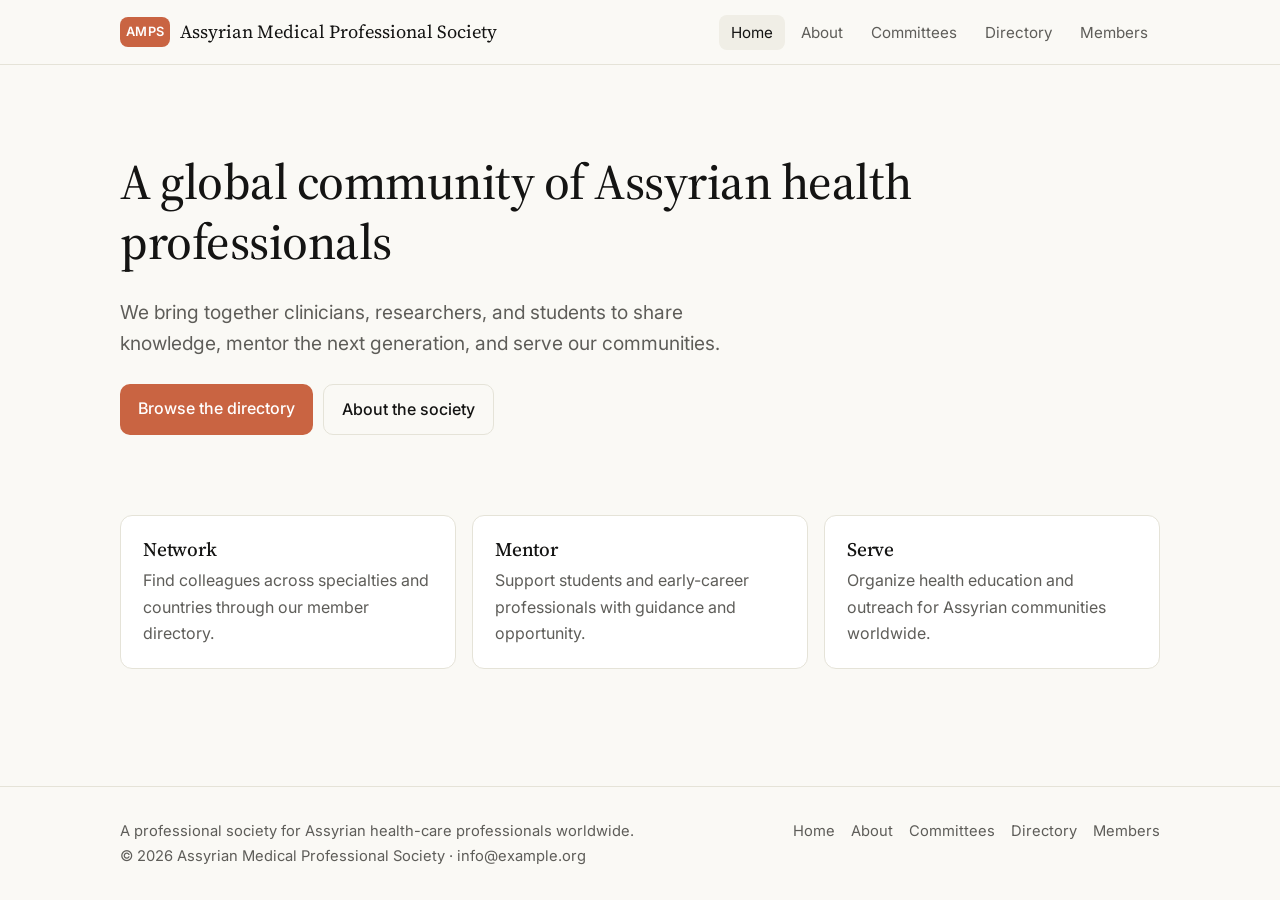
<file: index.html>
<!doctype html>
<html lang="en">
<head>
<meta charset="utf-8">
<meta name="viewport" content="width=device-width, initial-scale=1">
<title>Assyrian Medical Professional Society</title>
<meta name="description" content="Connecting Assyrian physicians, nurses, pharmacists, dentists, and health professionals around the world.">
<link rel="preconnect" href="https://fonts.googleapis.com">
<link rel="preconnect" href="https://fonts.gstatic.com" crossorigin>
<link href="https://fonts.googleapis.com/css2?family=Inter:wght@400;500;600&family=Source+Serif+4:opsz,wght@8..60,400;8..60,500&display=swap" rel="stylesheet">
<link rel="stylesheet" href="assets/style.css">
</head>
<body>
<header class="nav">
  <div class="container">
    <a class="brand" href="index.html"><span class="brand-mark">AMPS</span><span>Assyrian Medical Professional Society</span></a>
    <button class="nav-toggle" aria-expanded="false" aria-label="Menu">Menu</button>
    <ul class="nav-links"><li><a href="index.html" aria-current="page">Home</a></li><li><a href="about.html">About</a></li><li><a href="committees.html">Committees</a></li><li><a href="directory.html">Directory</a></li><li><a href="members.html">Members</a></li></ul>
  </div>
</header>
<main>
<section class="hero"><div class="container">
  <h1>A global community of Assyrian health professionals</h1>
  <p>We bring together clinicians, researchers, and students to share knowledge, mentor the next generation, and serve our communities.</p>
  <div class="actions"><a class="btn" href="directory.html">Browse the directory</a><a class="btn btn-ghost" href="about.html">About the society</a></div>
</div></section>
<section class="section"><div class="container"><div class="grid">
<div class="card"><h3>Network</h3><p>Find colleagues across specialties and countries through our member directory.</p></div>
<div class="card"><h3>Mentor</h3><p>Support students and early-career professionals with guidance and opportunity.</p></div>
<div class="card"><h3>Serve</h3><p>Organize health education and outreach for Assyrian communities worldwide.</p></div>
</div></div></section>
</main>
<footer class="footer">
  <div class="container">
    <div>
      <div>A professional society for Assyrian health-care professionals worldwide.</div>
      <div>© 2026 Assyrian Medical Professional Society · <a href="mailto:info@example.org">info@example.org</a></div>
    </div>
    <nav><a href="index.html">Home</a><a href="about.html">About</a><a href="committees.html">Committees</a><a href="directory.html">Directory</a><a href="members.html">Members</a></nav>
  </div>
</footer>
<script src="assets/site.js"></script>

</body>
</html>
</file>
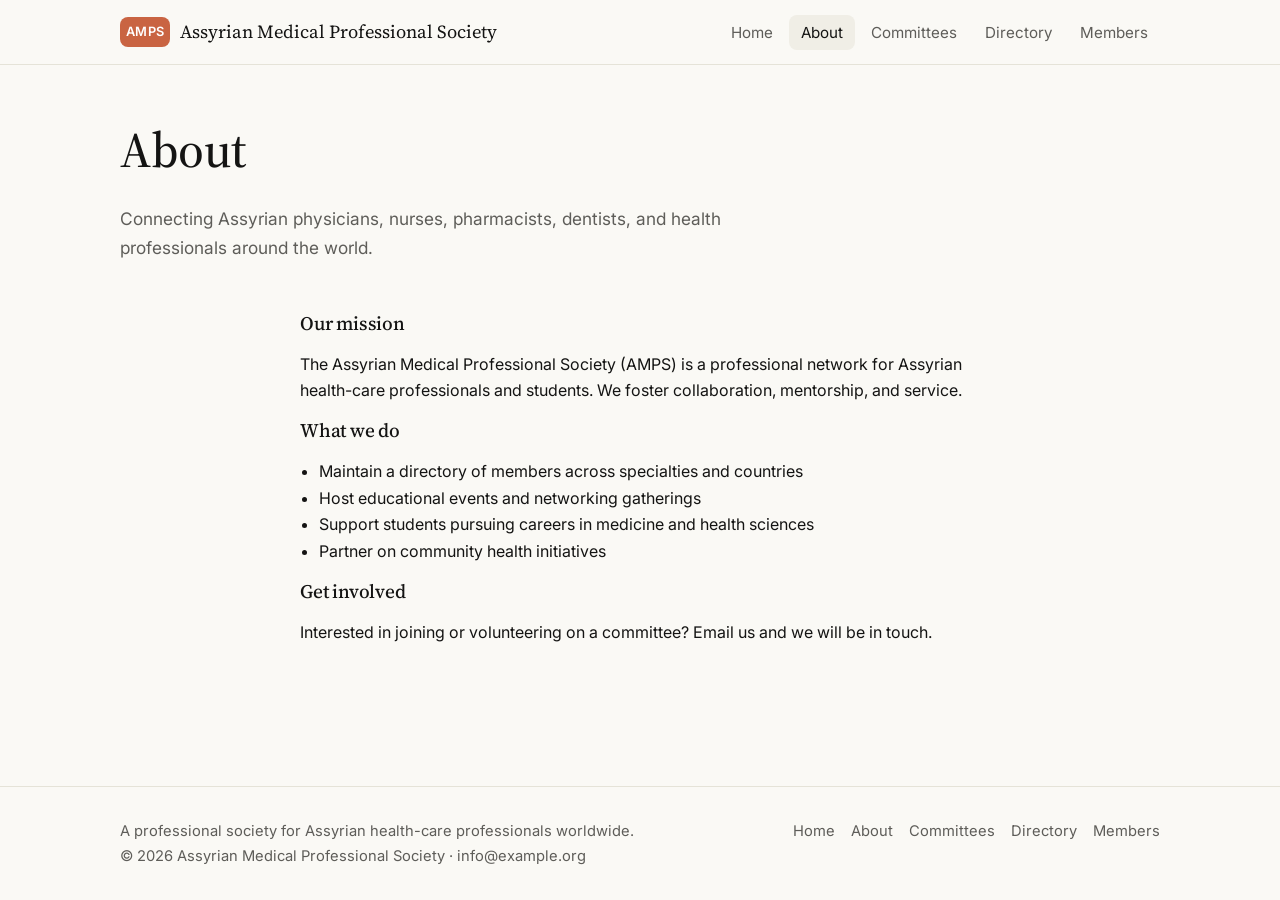
<file: about.html>
<!doctype html>
<html lang="en">
<head>
<meta charset="utf-8">
<meta name="viewport" content="width=device-width, initial-scale=1">
<title>About · Assyrian Medical Professional Society</title>
<meta name="description" content="Connecting Assyrian physicians, nurses, pharmacists, dentists, and health professionals around the world.">
<link rel="preconnect" href="https://fonts.googleapis.com">
<link rel="preconnect" href="https://fonts.gstatic.com" crossorigin>
<link href="https://fonts.googleapis.com/css2?family=Inter:wght@400;500;600&family=Source+Serif+4:opsz,wght@8..60,400;8..60,500&display=swap" rel="stylesheet">
<link rel="stylesheet" href="assets/style.css">
</head>
<body>
<header class="nav">
  <div class="container">
    <a class="brand" href="index.html"><span class="brand-mark">AMPS</span><span>Assyrian Medical Professional Society</span></a>
    <button class="nav-toggle" aria-expanded="false" aria-label="Menu">Menu</button>
    <ul class="nav-links"><li><a href="index.html">Home</a></li><li><a href="about.html" aria-current="page">About</a></li><li><a href="committees.html">Committees</a></li><li><a href="directory.html">Directory</a></li><li><a href="members.html">Members</a></li></ul>
  </div>
</header>
<main>
<section class="page-head"><div class="container"><h1>About</h1><p>Connecting Assyrian physicians, nurses, pharmacists, dentists, and health professionals around the world.</p></div></section>
<section class="section"><div class="container prose"><h3>Our mission</h3>
<p>The Assyrian Medical Professional Society (AMPS) is a professional network for Assyrian health-care professionals and students. We foster collaboration, mentorship, and service.</p>
<h3>What we do</h3>
<ul><li>Maintain a directory of members across specialties and countries</li><li>Host educational events and networking gatherings</li><li>Support students pursuing careers in medicine and health sciences</li><li>Partner on community health initiatives</li></ul>
<h3>Get involved</h3>
<p>Interested in joining or volunteering on a committee? Email us and we will be in touch.</p></div></section>
</main>
<footer class="footer">
  <div class="container">
    <div>
      <div>A professional society for Assyrian health-care professionals worldwide.</div>
      <div>© 2026 Assyrian Medical Professional Society · <a href="mailto:info@example.org">info@example.org</a></div>
    </div>
    <nav><a href="index.html">Home</a><a href="about.html">About</a><a href="committees.html">Committees</a><a href="directory.html">Directory</a><a href="members.html">Members</a></nav>
  </div>
</footer>
<script src="assets/site.js"></script>

</body>
</html>
</file>
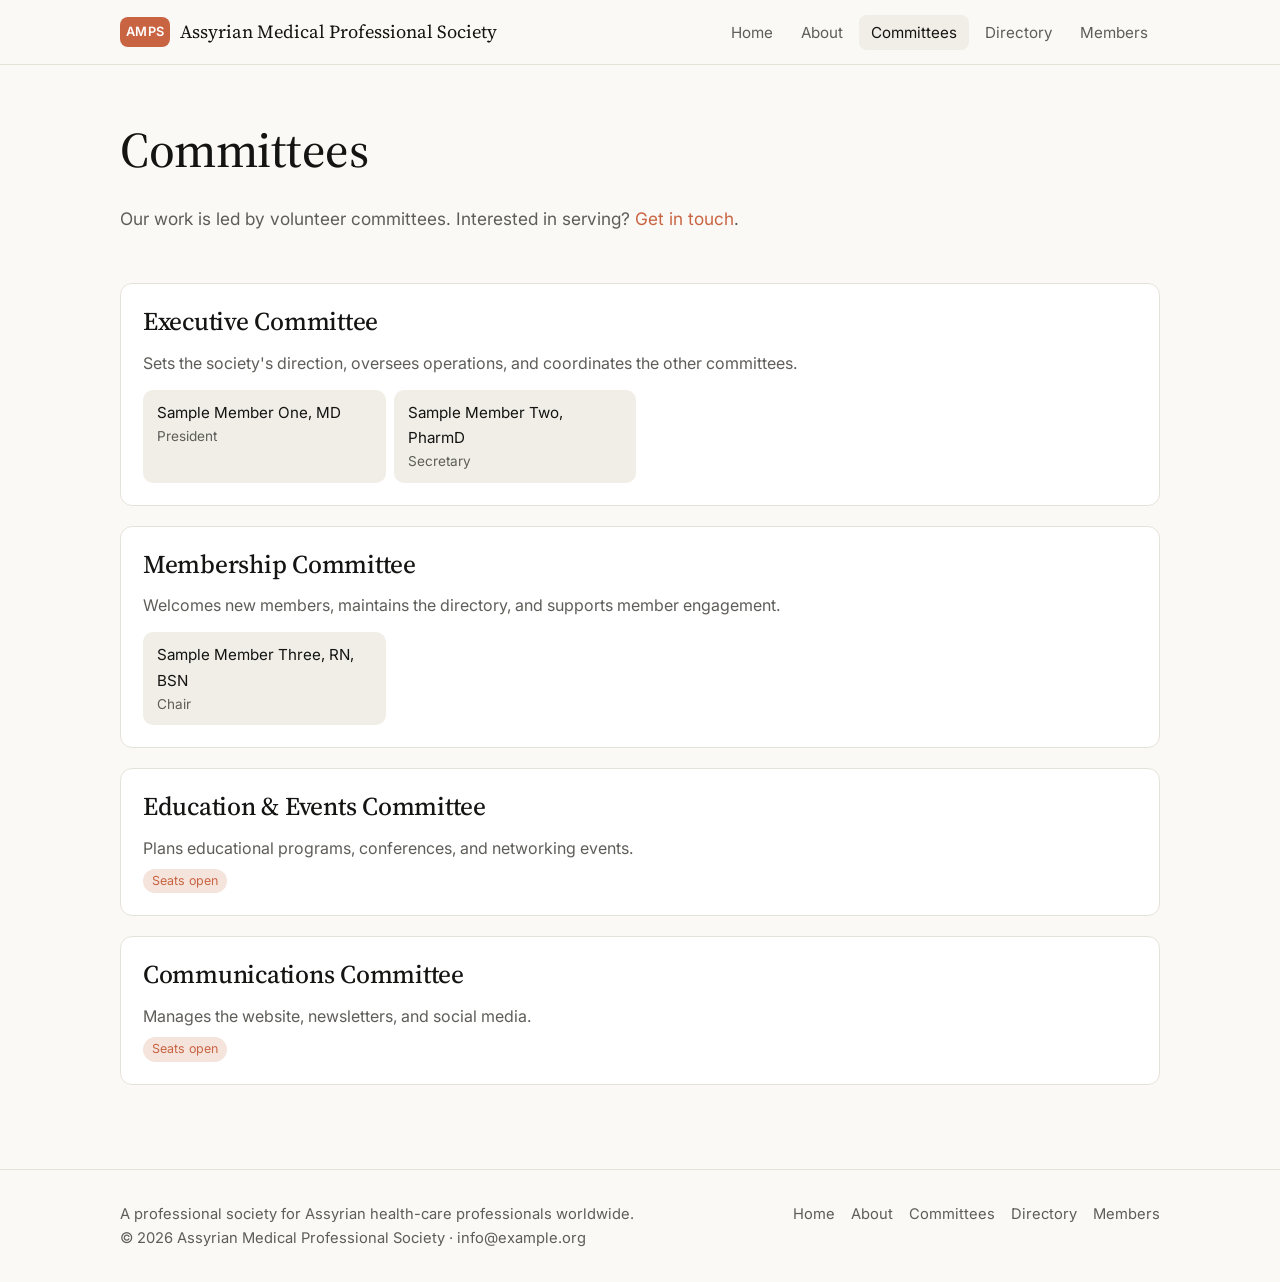
<file: committees.html>
<!doctype html>
<html lang="en">
<head>
<meta charset="utf-8">
<meta name="viewport" content="width=device-width, initial-scale=1">
<title>Committees · Assyrian Medical Professional Society</title>
<meta name="description" content="Connecting Assyrian physicians, nurses, pharmacists, dentists, and health professionals around the world.">
<link rel="preconnect" href="https://fonts.googleapis.com">
<link rel="preconnect" href="https://fonts.gstatic.com" crossorigin>
<link href="https://fonts.googleapis.com/css2?family=Inter:wght@400;500;600&family=Source+Serif+4:opsz,wght@8..60,400;8..60,500&display=swap" rel="stylesheet">
<link rel="stylesheet" href="assets/style.css">
</head>
<body>
<header class="nav">
  <div class="container">
    <a class="brand" href="index.html"><span class="brand-mark">AMPS</span><span>Assyrian Medical Professional Society</span></a>
    <button class="nav-toggle" aria-expanded="false" aria-label="Menu">Menu</button>
    <ul class="nav-links"><li><a href="index.html">Home</a></li><li><a href="about.html">About</a></li><li><a href="committees.html" aria-current="page">Committees</a></li><li><a href="directory.html">Directory</a></li><li><a href="members.html">Members</a></li></ul>
  </div>
</header>
<main>
<section class="page-head"><div class="container"><h1>Committees</h1><p>Our work is led by volunteer committees. Interested in serving? <a href="mailto:info@example.org">Get in touch</a>.</p></div></section>
<section class="section"><div class="container">
<div class="card committee"><h2 style="margin-top:0">Executive Committee</h2><p>Sets the society&#39;s direction, oversees operations, and coordinates the other committees.</p><ul><li><span>Sample Member One, MD</span><span class="role">President</span></li><li><span>Sample Member Two, PharmD</span><span class="role">Secretary</span></li></ul></div>
<div class="card committee"><h2 style="margin-top:0">Membership Committee</h2><p>Welcomes new members, maintains the directory, and supports member engagement.</p><ul><li><span>Sample Member Three, RN, BSN</span><span class="role">Chair</span></li></ul></div>
<div class="card committee"><h2 style="margin-top:0">Education &amp; Events Committee</h2><p>Plans educational programs, conferences, and networking events.</p><p><span class="tag">Seats open</span></p></div>
<div class="card committee"><h2 style="margin-top:0">Communications Committee</h2><p>Manages the website, newsletters, and social media.</p><p><span class="tag">Seats open</span></p></div>
</div></section>
</main>
<footer class="footer">
  <div class="container">
    <div>
      <div>A professional society for Assyrian health-care professionals worldwide.</div>
      <div>© 2026 Assyrian Medical Professional Society · <a href="mailto:info@example.org">info@example.org</a></div>
    </div>
    <nav><a href="index.html">Home</a><a href="about.html">About</a><a href="committees.html">Committees</a><a href="directory.html">Directory</a><a href="members.html">Members</a></nav>
  </div>
</footer>
<script src="assets/site.js"></script>

</body>
</html>
</file>
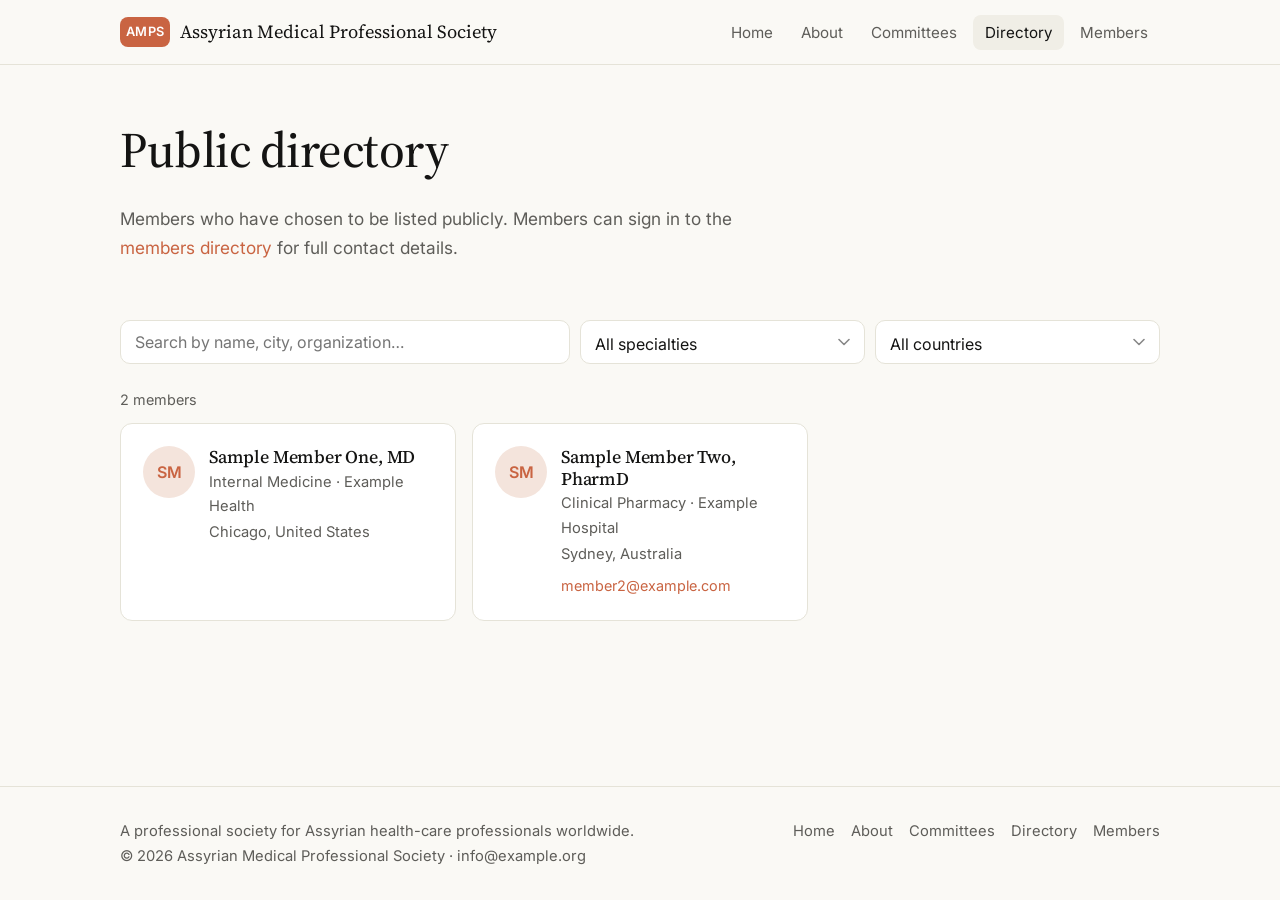
<file: directory.html>
<!doctype html>
<html lang="en">
<head>
<meta charset="utf-8">
<meta name="viewport" content="width=device-width, initial-scale=1">
<title>Directory · Assyrian Medical Professional Society</title>
<meta name="description" content="Connecting Assyrian physicians, nurses, pharmacists, dentists, and health professionals around the world.">
<link rel="preconnect" href="https://fonts.googleapis.com">
<link rel="preconnect" href="https://fonts.gstatic.com" crossorigin>
<link href="https://fonts.googleapis.com/css2?family=Inter:wght@400;500;600&family=Source+Serif+4:opsz,wght@8..60,400;8..60,500&display=swap" rel="stylesheet">
<link rel="stylesheet" href="assets/style.css">
</head>
<body>
<header class="nav">
  <div class="container">
    <a class="brand" href="index.html"><span class="brand-mark">AMPS</span><span>Assyrian Medical Professional Society</span></a>
    <button class="nav-toggle" aria-expanded="false" aria-label="Menu">Menu</button>
    <ul class="nav-links"><li><a href="index.html">Home</a></li><li><a href="about.html">About</a></li><li><a href="committees.html">Committees</a></li><li><a href="directory.html" aria-current="page">Directory</a></li><li><a href="members.html">Members</a></li></ul>
  </div>
</header>
<main>
<section class="page-head"><div class="container"><h1>Public directory</h1><p>Members who have chosen to be listed publicly. Members can sign in to the <a href="members.html">members directory</a> for full contact details.</p></div></section>
<section class="section"><div class="container"><div class="toolbar">
  <input type="search" placeholder="Search by name, city, organization…" data-search aria-label="Search members">
  <select data-specialty aria-label="Filter by specialty"><option value="">All specialties</option><option value="Clinical Pharmacy">Clinical Pharmacy</option><option value="Internal Medicine">Internal Medicine</option></select>
  <select data-country aria-label="Filter by country"><option value="">All countries</option><option value="Australia">Australia</option><option value="United States">United States</option></select>
  <button type="button" class="btn btn-ghost" data-reset>Reset</button>
</div>
<div class="count" data-count></div>
<div class="grid" data-filterable>
<article class="card member" data-search="sample member one md internal medicine example health chicago united states" data-country="United States" data-specialty="Internal Medicine">
  <div class="avatar" aria-hidden="true">SM</div>
  <div>
    <h3 class="name">Sample Member One, <span>MD</span></h3>
    <p class="meta">Internal Medicine · Example Health</p>
    <p class="meta">Chicago, United States</p>
    
    
  </div>
</article>
<article class="card member" data-search="sample member two pharmd clinical pharmacy example hospital sydney australia" data-country="Australia" data-specialty="Clinical Pharmacy">
  <div class="avatar" aria-hidden="true">SM</div>
  <div>
    <h3 class="name">Sample Member Two, <span>PharmD</span></h3>
    <p class="meta">Clinical Pharmacy · Example Hospital</p>
    <p class="meta">Sydney, Australia</p>
    
    <div class="contact"><a href="mailto:member2@example.com">member2@example.com</a></div>
  </div>
</article>
</div></div></section>
</main>
<footer class="footer">
  <div class="container">
    <div>
      <div>A professional society for Assyrian health-care professionals worldwide.</div>
      <div>© 2026 Assyrian Medical Professional Society · <a href="mailto:info@example.org">info@example.org</a></div>
    </div>
    <nav><a href="index.html">Home</a><a href="about.html">About</a><a href="committees.html">Committees</a><a href="directory.html">Directory</a><a href="members.html">Members</a></nav>
  </div>
</footer>
<script src="assets/site.js"></script>

</body>
</html>
</file>
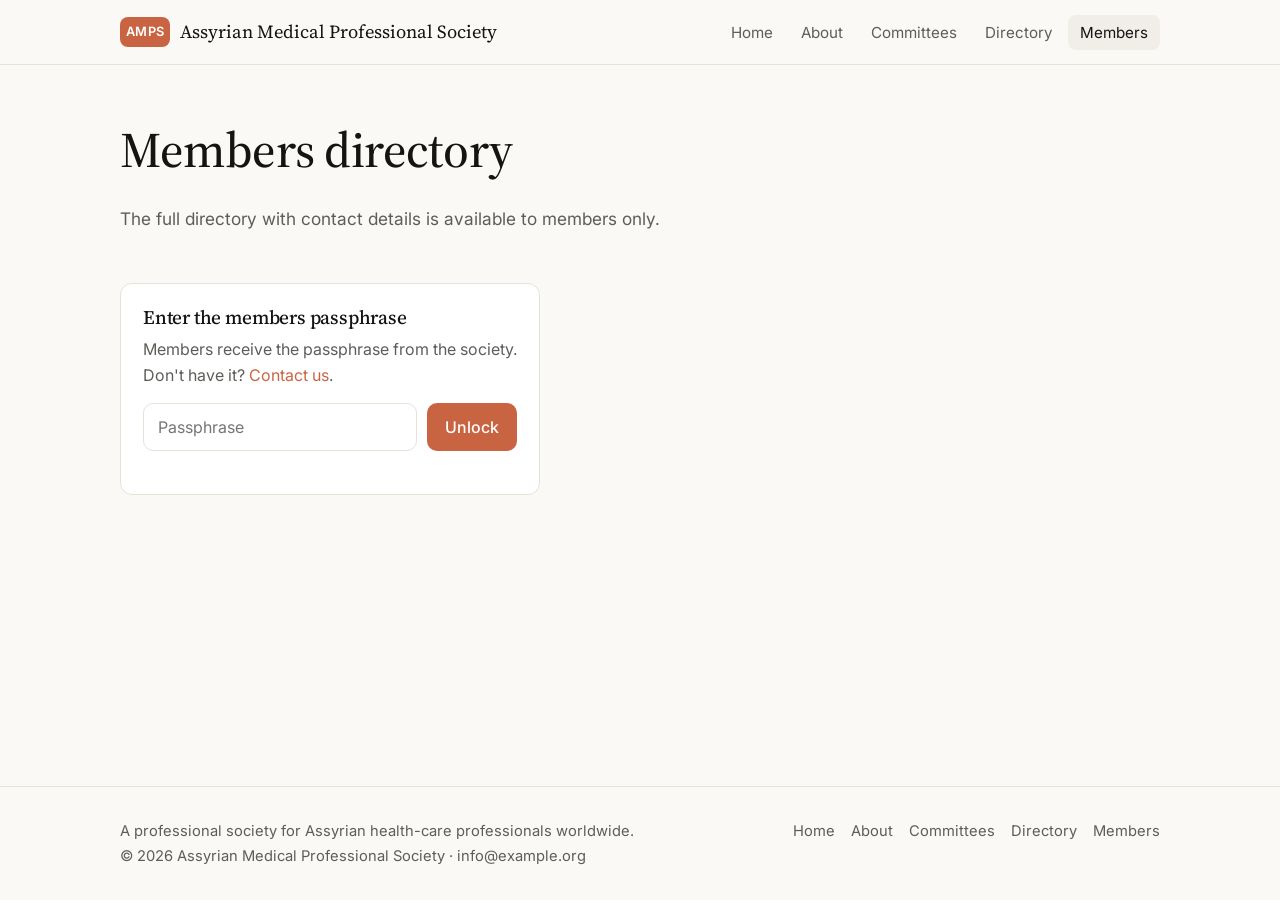
<file: members.html>
<!doctype html>
<html lang="en">
<head>
<meta charset="utf-8">
<meta name="viewport" content="width=device-width, initial-scale=1">
<title>Members directory · Assyrian Medical Professional Society</title>
<meta name="description" content="Connecting Assyrian physicians, nurses, pharmacists, dentists, and health professionals around the world.">
<link rel="preconnect" href="https://fonts.googleapis.com">
<link rel="preconnect" href="https://fonts.gstatic.com" crossorigin>
<link href="https://fonts.googleapis.com/css2?family=Inter:wght@400;500;600&family=Source+Serif+4:opsz,wght@8..60,400;8..60,500&display=swap" rel="stylesheet">
<link rel="stylesheet" href="assets/style.css">
</head>
<body>
<header class="nav">
  <div class="container">
    <a class="brand" href="index.html"><span class="brand-mark">AMPS</span><span>Assyrian Medical Professional Society</span></a>
    <button class="nav-toggle" aria-expanded="false" aria-label="Menu">Menu</button>
    <ul class="nav-links"><li><a href="index.html">Home</a></li><li><a href="about.html">About</a></li><li><a href="committees.html">Committees</a></li><li><a href="directory.html">Directory</a></li><li><a href="members.html" aria-current="page">Members</a></li></ul>
  </div>
</header>
<main>
<section class="page-head"><div class="container"><h1>Members directory</h1><p>The full directory with contact details is available to members only.</p></div></section>
<section class="section"><div class="container">
  <div id="lock" class="lock card">
    <h3>Enter the members passphrase</h3>
    <p>Members receive the passphrase from the society. Don't have it? <a href="mailto:info@example.org">Contact us</a>.</p>
    <form id="unlock" style="margin-top:14px"><input id="passphrase" type="password" autocomplete="current-password" placeholder="Passphrase" required><button class="btn" type="submit">Unlock</button></form>
    <div id="unlock-error" class="error" role="alert"></div>
  </div>
  <div id="members-out" hidden></div>
</div></section>
</main>
<footer class="footer">
  <div class="container">
    <div>
      <div>A professional society for Assyrian health-care professionals worldwide.</div>
      <div>© 2026 Assyrian Medical Professional Society · <a href="mailto:info@example.org">info@example.org</a></div>
    </div>
    <nav><a href="index.html">Home</a><a href="about.html">About</a><a href="committees.html">Committees</a><a href="directory.html">Directory</a><a href="members.html">Members</a></nav>
  </div>
</footer>
<script src="assets/site.js"></script>
<script src="assets/members.js"></script>
</body>
</html>
</file>
<file: assets/style.css>
/* AMPS — warm, minimal theme (ivory background, clay accent, serif headings) */
:root {
  --bg: #faf9f5;
  --surface: #ffffff;
  --surface-2: #f0eee6;
  --text: #141413;
  --muted: #5e5d59;
  --border: #e5e3d8;
  --accent: #c96442;
  --accent-hover: #ae5630;
  --accent-soft: #f4e4dc;
  --radius: 12px;
  --maxw: 1080px;
  --serif: "Source Serif 4", Georgia, "Times New Roman", serif;
  --sans: "Inter", -apple-system, BlinkMacSystemFont, "Segoe UI", Roboto, sans-serif;
}
@media (prefers-color-scheme: dark) {
  :root {
    --bg: #262624;
    --surface: #30302e;
    --surface-2: #3a3a37;
    --text: #f5f4ee;
    --muted: #b7b5a9;
    --border: #45443f;
    --accent: #d97757;
    --accent-hover: #e48b6d;
    --accent-soft: #4a3329;
  }
}

* { box-sizing: border-box; }
html { -webkit-text-size-adjust: 100%; }
body {
  margin: 0;
  background: var(--bg);
  color: var(--text);
  font-family: var(--sans);
  font-size: 16px;
  line-height: 1.65;
  display: flex;
  flex-direction: column;
  min-height: 100vh;
}
main { flex: 1; }
a { color: var(--accent); text-decoration: none; }
a:hover { color: var(--accent-hover); text-decoration: underline; }
h1, h2, h3 { font-family: var(--serif); font-weight: 500; line-height: 1.2; letter-spacing: -0.01em; }
h1 { font-size: clamp(2rem, 5vw, 3.1rem); margin: 0 0 .5em; }
h2 { font-size: 1.6rem; margin: 1.6em 0 .5em; }
h3 { font-size: 1.2rem; margin: 0 0 .35em; }
.container { width: 100%; max-width: var(--maxw); margin: 0 auto; padding: 0 20px; }

/* Navbar */
.nav { border-bottom: 1px solid var(--border); background: var(--bg); position: sticky; top: 0; z-index: 10; }
.nav .container { display: flex; align-items: center; justify-content: space-between; height: 64px; gap: 16px; }
.brand { display: flex; align-items: center; gap: 10px; color: var(--text); font-family: var(--serif); font-size: 1.15rem; }
.brand:hover { text-decoration: none; color: var(--text); }
.brand-mark { min-width: 30px; padding: 0 6px; height: 30px; border-radius: 8px; background: var(--accent); color: #fff; display: grid; place-items: center; font-size: .8rem; font-family: var(--sans); font-weight: 600; letter-spacing: .02em; }
.nav-links { display: flex; gap: 4px; list-style: none; margin: 0; padding: 0; }
.nav-links a { color: var(--muted); padding: 8px 12px; border-radius: 8px; font-size: .95rem; }
.nav-links a:hover { color: var(--text); background: var(--surface-2); text-decoration: none; }
.nav-links a[aria-current="page"] { color: var(--text); background: var(--surface-2); }
.nav-toggle { display: none; background: none; border: 1px solid var(--border); border-radius: 8px; padding: 6px 10px; color: var(--text); font: inherit; cursor: pointer; }
@media (max-width: 760px) {
  .nav-toggle { display: block; }
  .nav-links { display: none; position: absolute; top: 64px; left: 0; right: 0; flex-direction: column; background: var(--bg); border-bottom: 1px solid var(--border); padding: 8px 20px 16px; }
  .nav-links.open { display: flex; }
}

/* Sections */
.hero { padding: 88px 0 56px; }
.hero p { font-size: 1.2rem; color: var(--muted); max-width: 640px; }
.page-head { padding: 56px 0 8px; }
.page-head p { color: var(--muted); max-width: 680px; font-size: 1.08rem; }
.section { padding: 24px 0 64px; }
.prose { max-width: 720px; }
.prose ul { padding-left: 1.2em; }

.btn { display: inline-block; background: var(--accent); color: #fff; border: 0; border-radius: 10px; padding: 11px 18px; font: inherit; font-weight: 500; cursor: pointer; }
.btn:hover { background: var(--accent-hover); color: #fff; text-decoration: none; }
.btn-ghost { background: transparent; color: var(--text); border: 1px solid var(--border); }
.btn-ghost:hover { background: var(--surface-2); color: var(--text); }
.actions { display: flex; gap: 10px; flex-wrap: wrap; margin-top: 24px; }

/* Cards & grids */
.grid { display: grid; gap: 16px; grid-template-columns: repeat(auto-fill, minmax(260px, 1fr)); }
.card { background: var(--surface); border: 1px solid var(--border); border-radius: var(--radius); padding: 22px; }
.card p { margin: .3em 0 0; color: var(--muted); }
.member { display: flex; gap: 14px; align-items: flex-start; }
.avatar { width: 52px; height: 52px; flex: none; border-radius: 50%; background: var(--accent-soft); color: var(--accent); display: grid; place-items: center; font-weight: 600; overflow: hidden; }
.avatar img { width: 100%; height: 100%; object-fit: cover; }
.member .name { font-family: var(--serif); font-size: 1.12rem; color: var(--text); margin: 0; }
.member .meta { font-size: .92rem; color: var(--muted); margin: 2px 0 0; }
.member .contact { font-size: .9rem; margin-top: 8px; display: flex; flex-direction: column; gap: 2px; word-break: break-word; }
.member .bio { font-size: .9rem; margin-top: 8px; }
.tag { display: inline-block; font-size: .78rem; padding: 2px 9px; border-radius: 999px; background: var(--accent-soft); color: var(--accent); }

/* Directory toolbar */
.toolbar { display: flex; gap: 10px; flex-wrap: wrap; margin: 8px 0 24px; }
.toolbar input, .toolbar select, .lock input {
  font: inherit; color: var(--text); background: var(--surface); border: 1px solid var(--border);
  border-radius: 10px; padding: 10px 14px; min-width: 0;
}
.toolbar input { flex: 2 1 240px; height: 44px; }
.toolbar select {
  flex: 1 1 180px; height: 44px; cursor: pointer; appearance: none; -webkit-appearance: none;
  padding-right: 38px;
  background-image: url("data:image/svg+xml,%3Csvg xmlns='http://www.w3.org/2000/svg' width='12' height='8' viewBox='0 0 12 8'%3E%3Cpath d='M1 1.5l5 5 5-5' fill='none' stroke='%23888' stroke-width='1.6' stroke-linecap='round' stroke-linejoin='round'/%3E%3C/svg%3E");
  background-repeat: no-repeat; background-position: right 14px center;
}
.toolbar .btn { height: 44px; padding: 0 16px; }
[hidden] { display: none !important; }
@media (max-width: 600px) { .toolbar input, .toolbar select { flex: 1 1 100%; } }
.toolbar input:focus, .toolbar select:focus, .lock input:focus { outline: 2px solid var(--accent); outline-offset: 1px; border-color: transparent; }
.count { color: var(--muted); font-size: .9rem; margin-bottom: 12px; }
.empty { color: var(--muted); padding: 32px 0; }

/* Committees */
.committee { margin-bottom: 20px; }
.committee ul { list-style: none; padding: 0; margin: 14px 0 0; display: grid; gap: 8px; grid-template-columns: repeat(auto-fill, minmax(220px, 1fr)); }
.committee li { display: flex; flex-direction: column; padding: 10px 14px; border-radius: 10px; background: var(--surface-2); font-size: .95rem; }
.committee li .role { color: var(--muted); font-size: .85rem; }

/* Members-only lock */
.lock { max-width: 420px; }
.lock form { display: flex; gap: 10px; flex-wrap: wrap; }
.lock input { flex: 1 1 200px; }
.error { color: #c0392b; font-size: .92rem; min-height: 1.4em; }

/* Footer */
.footer { border-top: 1px solid var(--border); padding: 32px 0; color: var(--muted); font-size: .92rem; }
.footer .container { display: flex; justify-content: space-between; gap: 24px; flex-wrap: wrap; }
.footer nav { display: flex; gap: 16px; flex-wrap: wrap; }
.footer a { color: var(--muted); }
.footer a:hover { color: var(--text); }
</file>
